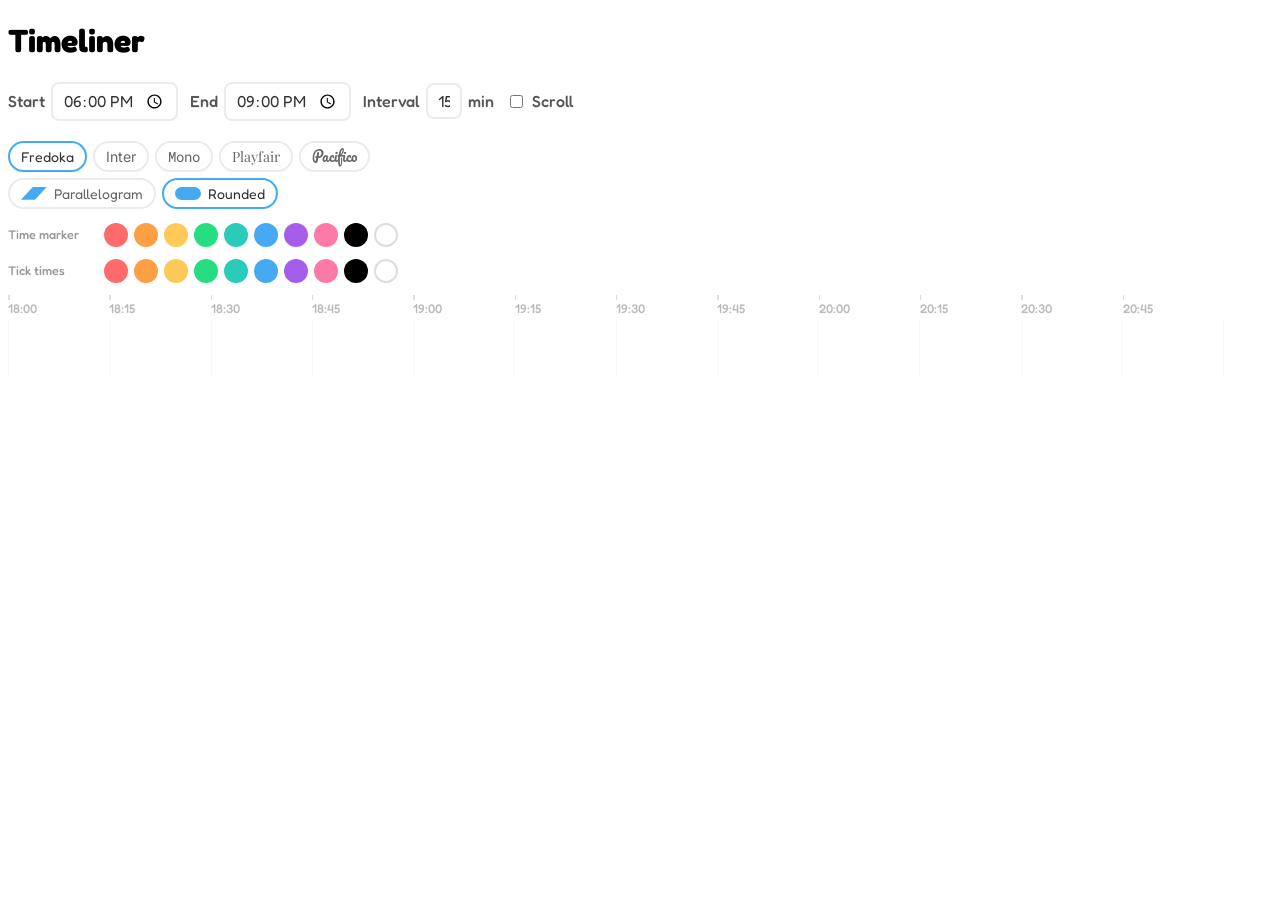
<file: index.html>
<!DOCTYPE html>
<html lang="en">

<head>
  <meta charset="UTF-8">
  <meta name="viewport" content="width=device-width, initial-scale=1.0">
  <title>Timeliner – Editor</title>
  <link rel="preconnect" href="https://fonts.googleapis.com">
  <link rel="preconnect" href="https://fonts.gstatic.com" crossorigin>
  <link rel="stylesheet"
    href="https://fonts.googleapis.com/css2?family=Fredoka:wght@400;500;600&family=Inter:wght@400;500;600&family=Pacifico&family=Playfair+Display:wght@400;500;600&family=Roboto+Mono:wght@400;500&display=swap">
  <link rel="stylesheet" href="styles.css">
  <style>
    * {
      user-select: none;
    }

    input[type=text],
    input[type=time],
    input[type=number],
    select {
      user-select: text;
    }

    .row-wrap.ghost {
      opacity: 0.35;
    }

    .segment {
      z-index: 1;
      overflow: visible;
      cursor: grab;
    }

    .segment.selected {
      filter: drop-shadow(0 0 0 2.5px rgba(0, 0, 0, 0.45));
      z-index: 200;
    }

    .resize-handle {
      position: absolute;
      top: 0;
      bottom: 0;
      width: 8px;
      cursor: ew-resize;
      z-index: 2;
    }

    .resize-left {
      left: 0;
      border-radius: 8px 0 0 8px;
    }

    .resize-right {
      right: 0;
      border-radius: 0 8px 8px 0;
    }

    .segment input[type=text] {
      width: 100%;
      border: none;
      background: transparent;
      padding: 0 10px;
      font-size: 1rem;
      font-weight: 500;
      font-family: var(--seg-font, 'Fredoka'), sans-serif;
      color: white;
      outline: none;
      min-width: 0;
      pointer-events: none;
    }

    #font-bar {
      display: flex;
      gap: 6px;
      margin-top: 8px;
      margin-bottom: 6px;
      margin-right: 3rem;
      flex-wrap: wrap;
    }

    .font-btn {
      padding: 3px 11px;
      border: 2px solid #ebebeb;
      border-radius: 20px;
      background: white;
      cursor: pointer;
      font-size: 0.88rem;
      color: #666;
      transition: border-color 0.15s, color 0.15s;
      line-height: 1.5;
    }

    .font-btn:hover {
      border-color: #ccc;
      color: #333;
    }

    .font-btn.active {
      border-color: #45AAF2;
      color: #333;
    }

    #shape-bar {
      display: flex;
      gap: 6px;
      margin-top: 6px;
      margin-bottom: 14px;
      margin-right: 3rem;
    }

    .shape-btn {
      padding: 5px 11px;
      border: 2px solid #ebebeb;
      border-radius: 20px;
      background: white;
      cursor: pointer;
      display: flex;
      align-items: center;
      gap: 7px;
      color: #666;
      font-size: 0.88rem;
      transition: border-color 0.15s, color 0.15s;
    }

    .shape-btn:hover {
      border-color: #ccc;
      color: #333;
    }

    .shape-btn.active {
      border-color: #45AAF2;
      color: #333;
    }

    .shape-preview {
      display: inline-block;
      width: 26px;
      height: 13px;
      background: #45AAF2;
      flex-shrink: 0;
    }

    #time-indicator-color-bar,
    #tick-color-bar {
      display: flex;
      gap: 6px;
      margin-top: 6px;
      margin-bottom: 12px;
      margin-right: 3rem;
      align-items: center;
    }

    .time-indicator-color-btn {
      width: 24px;
      height: 24px;
      border-radius: 50%;
      border: 2px solid transparent;
      cursor: pointer;
      transition: border-color 0.15s, transform 0.1s;
      flex-shrink: 0;
    }

    .time-indicator-color-btn:hover {
      transform: scale(1.15);
    }

    .time-indicator-color-btn.active {
      border-color: #333;
      box-shadow: 0 0 0 1px white, 0 0 0 3px #333;
    }

    .segment input::placeholder {
      color: rgba(255, 255, 255, 0.55);
    }

    .dark-text::placeholder {
      color: rgba(0, 0, 0, 0.35);
    }

    .palette {
      position: absolute;
      top: 0;
      left: 0;
      display: flex;
      gap: 6px;
      padding: 8px;
      background: white;
      border: none;
      border-radius: 12px;
      box-shadow: 0 4px 20px rgba(0, 0, 0, 0.12);
      z-index: 100;
      align-items: center;
    }

    .swatch {
      width: 22px;
      height: 22px;
      border-radius: 50%;
      cursor: pointer;
      border: 2px solid transparent;
      flex-shrink: 0;
      transition: transform 0.1s;
    }

    .swatch:hover {
      transform: scale(1.2);
    }

    .swatch.active {
      border-color: #333;
    }

    #grid-wrap {
      overflow-x: auto;
    }

    .tick-labels {
      margin-bottom: 4px;
    }

    .palette-delete {
      cursor: pointer;
      display: flex;
      align-items: center;
      padding: 0 2px;
    }

    .palette-delete img {
      width: 16px;
      height: 16px;
    }

    #setup-form {
      display: flex;
      gap: 12px;
      align-items: center;
      margin-bottom: 20px;
      flex-wrap: wrap;
    }

    #setup-form label {
      display: flex;
      align-items: center;
      gap: 6px;
      font-size: 1rem;
      font-weight: 500;
      color: #555;
    }

    #setup-form input[type=time],
    #setup-form input[type=number] {
      border: 2px solid #ebebeb;
      border-radius: 8px;
      padding: 6px 10px;
      font-size: 1rem;
      font-family: 'Fredoka', sans-serif;
      color: #333;
      outline: none;
      transition: border-color 0.15s;
    }

    #setup-form input:focus {
      border-color: #45AAF2;
    }

    #setup-form input[type=number] {
      -moz-appearance: textfield;
    }

    #setup-form input[type=number]::-webkit-outer-spin-button,
    #setup-form input[type=number]::-webkit-inner-spin-button {
      -webkit-appearance: none;
    }

    .interval-error {
      font-size: 0.82rem;
      color: #e74c3c;
      font-weight: 500;
    }

    #share-line {
      margin-top: 20px;
      display: flex;
      gap: 16px;
    }

    .share-col {
      display: flex;
      flex-direction: column;
      gap: 6px;
      flex: 1;
      min-width: 0;
    }

    .share-header {
      display: flex;
      align-items: center;
      gap: 8px;
    }

    .share-label {
      font-size: 0.9rem;
      font-weight: 600;
      color: #333;
    }

    .share-col input {
      width: 100%;
      border: 2px solid #ebebeb;
      border-radius: 8px;
      padding: 6px 10px;
      font-size: 0.85rem;
      font-family: 'Fredoka', sans-serif;
      color: #111;
      outline: none;
      background: #fafafa;
      box-sizing: border-box;
    }

    .copy-btn {
      background: none;
      border: 2px solid #ebebeb;
      border-radius: 8px;
      padding: 6px 8px;
      cursor: pointer;
      display: flex;
      align-items: center;
      transition: border-color 0.15s;
    }

    .copy-btn:hover {
      border-color: #45AAF2;
    }

    .copy-btn img {
      width: 14px;
      height: 14px;
      filter: invert(60%);
    }

    @keyframes flash-green {

      0%,
      60% {
        filter: invert(60%) sepia(1) saturate(4) hue-rotate(90deg);
      }

      100% {
        filter: invert(60%);
      }
    }

    .copy-btn.copied img {
      animation: flash-green 0.5s ease-out forwards;
    }
  </style>
</head>

<body>
  <h1>Timeliner</h1>

  <form id="setup-form">
    <label>Start <input type="time" id="input-start" required></label>
    <label>End <input type="time" id="input-end" required></label>
    <label>Interval <input type="number" id="input-interval" value="15" min="1" max="240" style="width:4ch">
      min</label>
    <label><input type="checkbox" id="input-scroll-mode"> Scroll</label>
    <label id="scroll-window-label" style="display:none">
      Window <input type="number" id="input-scroll-window" value="60" min="1" max="1440" step="1" style="width:4ch"> min
    </label>
    <span id="interval-error" class="interval-error"></span>
  </form>

  <div id="font-bar"></div>
  <div id="shape-bar"></div>
  <div id="time-indicator-color-bar"></div>
  <div id="tick-color-bar"></div>
  <div id="grid-wrap">
    <div id="zoom-inner">
      <div id="tick-labels" class="tick-labels"></div>
      <div id="grid"></div>
      <div id="time-indicator"></div>
    </div>
  </div>

  <div id="share-line" style="display:none">
    <div class="share-col">
      <div class="share-header">
        <span class="share-label">Link</span>
        <button class="copy-btn" data-target="share-url" title="Copy link"><img src="icons/copy.svg"></button>
      </div>
      <input type="text" id="share-url" readonly>
    </div>
    <div class="share-col">
      <div class="share-header">
        <span class="share-label">Embed</span>
        <button class="copy-btn" data-target="share-iframe" title="Copy iframe"><img src="icons/copy.svg"></button>
      </div>
      <input type="text" id="share-iframe" readonly>
    </div>
  </div>

  <script src="shared.js"></script>
  <script>
    const COLORS = ['#FF6B6B', '#FF9F43', '#FECA57', '#26de81', '#2BCBBA', '#45AAF2', '#A55EEA', '#FD79A8', '#000000', '#FFFFFF'];
    const FONTS = [
      {name: 'Fredoka', label: 'Fredoka'},
      {name: 'Inter', label: 'Inter'},
      {name: 'Roboto Mono', label: 'Mono'},
      {name: 'Playfair Display', label: 'Playfair'},
      {name: 'Pacifico', label: 'Pacifico'},
    ];
    const SHAPES = [
      {name: 'parallelogram', label: 'Parallelogram', borderRadius: '0', clipPath: 'polygon(12px 0, 100% 0, calc(100% - 12px) 100%, 0 100%)'},
      {name: 'rounded', label: 'Rounded', borderRadius: '8px', clipPath: 'none'},
    ];

    let config = null;
    let rows = [];
    let cellCount = 0;
    let selectedFont = 'Fredoka';
    let selectedShape = 'rounded';
    let selectedIndicatorColor = '#ff4757';
    let selectedTickColor = '#bbbbbb';

    let drag = null;
    let pendingEl = null;
    let moveDrag = null;
    let resizeDrag = null;

    let scrollMode = false;
    let scrollWindow = 3600;
    let zoomLevel = 1;

    let selectedKey = null;

    function getSegmentEl(ri, si) {
      const rowEl = document.querySelector(`.row-wrap[data-ri="${ri}"]`);
      return rowEl ? rowEl.querySelectorAll('.segment')[si] : null;
    }
    function selectSegment(ri, si) {
      deselectSegment();
      selectedKey = {ri, si};
      const el = getSegmentEl(ri, si);
      if (!el) return;
      el.classList.add('selected');
      closePalettes();
      const pal = buildPalette(ri, si, rows[ri].segments[si]);
      const gridWrap = document.getElementById('grid-wrap');
      gridWrap.appendChild(pal);
      const segRect = el.getBoundingClientRect();
      const wrapRect = gridWrap.getBoundingClientRect();
      const scrollLeft = gridWrap.scrollLeft;
      pal.style.top = (segRect.bottom - wrapRect.top + 6) + 'px';
      pal.style.left = (segRect.left - wrapRect.left + scrollLeft) + 'px';
      const r = pal.getBoundingClientRect();
      const overflow = r.right - window.innerWidth + 8;
      if (overflow > 0) pal.style.left = (segRect.left - wrapRect.left + scrollLeft - overflow) + 'px';
      el.querySelector('input').focus();
    }
    function deselectSegment() {
      if (!selectedKey) return;
      const el = getSegmentEl(selectedKey.ri, selectedKey.si);
      if (el) {el.classList.remove('selected'); closePalettes(); el.querySelector('input').blur();}
      selectedKey = null;
    }

    function applyFont(fontName) {
      selectedFont = fontName;
      document.documentElement.style.setProperty('--seg-font', `'${fontName}'`);
      document.querySelectorAll('.font-btn').forEach(btn => {
        btn.classList.toggle('active', btn.dataset.font === fontName);
      });
      updateShare();
    }

    function buildFontBar() {
      const bar = document.getElementById('font-bar');
      bar.innerHTML = '';
      FONTS.forEach(f => {
        const btn = document.createElement('button');
        btn.className = 'font-btn' + (f.name === selectedFont ? ' active' : '');
        btn.dataset.font = f.name;
        btn.textContent = f.label;
        btn.style.fontFamily = `'${f.name}', sans-serif`;
        btn.addEventListener('click', () => applyFont(f.name));
        bar.appendChild(btn);
      });
    }

    function applyShape(shapeName) {
      selectedShape = shapeName;
      document.querySelectorAll('.shape-btn').forEach(btn => {
        btn.classList.toggle('active', btn.dataset.shape === shapeName);
      });
      if (cellCount > 0) renderAllRows();
      updateShare();
    }

    function buildShapeBar() {
      const bar = document.getElementById('shape-bar');
      bar.innerHTML = '';
      SHAPES.forEach(s => {
        const btn = document.createElement('button');
        btn.className = 'shape-btn' + (s.name === selectedShape ? ' active' : '');
        btn.dataset.shape = s.name;
        const preview = document.createElement('span');
        preview.className = 'shape-preview';
        preview.style.borderRadius = s.borderRadius;
        preview.style.clipPath = s.clipPath;
        btn.appendChild(preview);
        btn.appendChild(document.createTextNode(s.label));
        btn.addEventListener('click', () => applyShape(s.name));
        bar.appendChild(btn);
      });
    }

    function applyIndicatorColor(color) {
      selectedIndicatorColor = color;
      document.getElementById('time-indicator').style.background = color;
      document.querySelectorAll('.time-indicator-color-btn').forEach(btn => {
        btn.classList.toggle('active', btn.dataset.color === color);
      });
      updateShare();
    }

    function applyTickColor(color) {
      selectedTickColor = color;
      document.documentElement.style.setProperty('--tick-color', color);
      document.querySelectorAll('.tick-color-btn').forEach(btn => {
        btn.classList.toggle('active', btn.dataset.color === color);
      });
      updateShare();
    }

    function buildTickColorBar() {
      const bar = document.getElementById('tick-color-bar');
      bar.innerHTML = '<span style="font-size: 0.78rem; color: #999; font-weight: 500; width: 90px; flex-shrink: 0;">Tick times</span>';
      COLORS.forEach(c => {
        const btn = document.createElement('button');
        btn.className = 'time-indicator-color-btn tick-color-btn' + (c === selectedTickColor ? ' active' : '');
        btn.dataset.color = c;
        btn.style.background = c;
        if (c === '#FFFFFF') btn.style.borderColor = '#ddd';
        btn.addEventListener('click', () => applyTickColor(c));
        bar.appendChild(btn);
      });
    }

    function buildIndicatorColorBar() {
      const bar = document.getElementById('time-indicator-color-bar');
      bar.innerHTML = '<span style="font-size: 0.78rem; color: #999; font-weight: 500; width: 90px; flex-shrink: 0;">Time marker</span>';
      COLORS.forEach(c => {
        const btn = document.createElement('button');
        btn.className = 'time-indicator-color-btn' + (c === selectedIndicatorColor ? ' active' : '');
        btn.dataset.color = c;
        btn.style.background = c;
        if (c === '#FFFFFF') btn.style.borderColor = '#ddd';
        btn.addEventListener('click', () => applyIndicatorColor(c));
        bar.appendChild(btn);
      });
    }

    function encodeState() {return btoa(JSON.stringify({...config, font: selectedFont, shape: selectedShape, indicatorColor: selectedIndicatorColor, tickColor: selectedTickColor, scrollMode, scrollWindow, rows}));}
    function viewURL() {return location.href.replace(/\/[^/]*$/, '/view.html') + '#' + encodeState();}

    function getCellIndex(rowEl, clientX) {
      const rect = rowEl.getBoundingClientRect();
      return Math.max(0, Math.min(cellCount - 1, Math.floor((clientX - rect.left) / rect.width * cellCount)));
    }

    function updateShare() {
      const hasAny = rows.some(r => r.segments.length > 0);
      document.getElementById('share-line').style.display = hasAny ? 'flex' : 'none';
      if (hasAny) {
        const url = viewURL();
        document.getElementById('share-url').value = url;
        document.getElementById('share-iframe').value = `<iframe src="${url}" width="100%" height="100%" frameborder="0"></iframe>`;
      }
    }

    function closePalettes() {
      document.querySelectorAll('.palette').forEach(p => p.remove());
    }

    // palette
    function buildPalette(ri, si, seg) {
      const pal = document.createElement('div');
      pal.className = 'palette';
      COLORS.forEach(c => {
        const sw = document.createElement('div');
        sw.className = 'swatch' + (seg.color === c ? ' active' : '');
        sw.style.background = c;
        if (c === '#FFFFFF') sw.style.borderColor = '#ddd';
        sw.addEventListener('mousedown', ev => {
          ev.stopPropagation();
          rows[ri].segments[si].color = c;
          renderAllRows();
          updateShare();
          selectSegment(ri, si);
        });
        pal.appendChild(sw);
      });
      const del = document.createElement('div');
      del.className = 'palette-delete';
      del.innerHTML = '<img src="icons/trash.svg">';
      del.addEventListener('mousedown', ev => {
        ev.stopPropagation();
        closePalettes();
        rows[ri].segments.splice(si, 1);
        if (!rows[ri].segments.length) rows.splice(ri, 1);
        renderAllRows();
        updateShare();
      });
      pal.appendChild(del);
      return pal;
    }

    // segment
    function createSegmentEl(seg, ri, si) {
      const el = document.createElement('div');
      el.className = 'segment';
      const from = Math.min(seg.from, seg.to);
      const to = Math.max(seg.from, seg.to);
      el.style.left = (from / cellCount * 100) + '%';
      el.style.width = ((to - from + 1) / cellCount * 100) + '%';
      el.style.background = seg.color;
      const shape = SHAPES.find(s => s.name === selectedShape) ?? SHAPES[1];
      el.style.borderRadius = shape.borderRadius;
      el.style.clipPath = shape.clipPath;

      const input = document.createElement('input');
      input.type = 'text';
      input.value = seg.label || '';
      input.placeholder = 'Name';
      if (needsDarkText(seg.color)) {input.style.color = '#111'; input.classList.add('dark-text');}
      input.addEventListener('input', () => {rows[ri].segments[si].label = input.value; updateShare();});
      input.addEventListener('keydown', e => {
        if (e.key === 'Enter') {deselectSegment(); return;}
        if (e.key === 'Delete' && !e.shiftKey) {
          e.preventDefault();
          closePalettes();
          selectedKey = null;
          rows[ri].segments.splice(si, 1);
          if (!rows[ri].segments.length) rows.splice(ri, 1);
          renderAllRows();
          updateShare();
          return;
        }
        if (e.key === 'Backspace' && input.value === '') {
          e.preventDefault();
          closePalettes();
          selectedKey = null;
          rows[ri].segments.splice(si, 1);
          if (!rows[ri].segments.length) rows.splice(ri, 1);
          renderAllRows();
          updateShare();
        }
      });
      el.appendChild(input);

      ['left', 'right'].forEach(edge => {
        const handle = document.createElement('div');
        handle.className = `resize-handle resize-${edge}`;
        handle.addEventListener('mousedown', e => {
          e.stopPropagation();
          e.preventDefault();
          selectSegment(ri, si);
          const seg = rows[ri].segments[si];
          const from = Math.min(seg.from, seg.to);
          const to = Math.max(seg.from, seg.to);
          const rowEl = document.querySelector(`.row-wrap[data-ri="${ri}"]`);
          resizeDrag = {
            ri, si, edge, el, rowEl,
            fixed: edge === 'left' ? to : from,
            previewFrom: from, previewTo: to
          };
        });
        el.appendChild(handle);
      });

      el.addEventListener('mousedown', e => {
        e.stopPropagation();
        e.preventDefault();
        selectSegment(ri, si);
        const seg = rows[ri].segments[si];
        const from = Math.min(seg.from, seg.to);
        const to = Math.max(seg.from, seg.to);
        const rowEl = document.querySelector(`.row-wrap[data-ri="${ri}"]`);
        const clickCell = getCellIndex(rowEl, e.clientX);
        moveDrag = {
          ri, si, from, to,
          len: to - from,
          cellOffset: Math.max(0, clickCell - from),
          el, rowEl,
          previewFrom: from, previewTo: to,
          moved: false
        };
      });

      return el;
    }

    // row
    function createRowEl(ri, isGhost) {
      const wrap = document.createElement('div');
      wrap.className = 'row-wrap' + (isGhost ? ' ghost' : '');
      wrap.dataset.ri = ri;

      wrap.appendChild(buildRowBackground(cellCount));

      wrap.addEventListener('mousedown', e => {
        if (e.target.closest('.segment')) return;
        e.preventDefault();
        closePalettes();

        let rowIndex = ri;
        if (isGhost) {
          rows.push({segments: []});
          rowIndex = rows.length - 1;
          renderAllRows();
        }

        const rowEl = document.querySelector(`.row-wrap[data-ri="${rowIndex}"]`);
        const ci = getCellIndex(rowEl, e.clientX);
        drag = {rowIndex, from: ci, to: ci};

        pendingEl = document.createElement('div');
        pendingEl.className = 'segment';
        pendingEl.style.background = COLORS[0];
        pendingEl.style.opacity = '0.6';
        const pendingShape = SHAPES.find(s => s.name === selectedShape) ?? SHAPES[1];
        pendingEl.style.borderRadius = pendingShape.borderRadius;
        pendingEl.style.clipPath = pendingShape.clipPath;
        rowEl.appendChild(pendingEl);
        updatePendingEl(rowEl);
      });

      return wrap;
    }

    function updatePendingEl(rowEl) {
      if (!drag || !pendingEl) return;
      const from = Math.min(drag.from, drag.to);
      const to = Math.max(drag.from, drag.to);
      pendingEl.style.left = (from / cellCount * 100) + '%';
      pendingEl.style.width = ((to - from + 1) / cellCount * 100) + '%';
    }

    function renderAllRows() {
      const grid = document.getElementById('grid');
      grid.innerHTML = '';
      rows.forEach((row, ri) => {
        const wrap = createRowEl(ri, false);
        row.segments.forEach((seg, si) => wrap.appendChild(createSegmentEl(seg, ri, si)));
        grid.appendChild(wrap);
      });
      grid.appendChild(createRowEl(rows.length, true));
    }

    document.addEventListener('mousemove', e => {
      if (resizeDrag) {
        const currentCell = getCellIndex(resizeDrag.rowEl, e.clientX);
        const newFrom = Math.max(0, Math.min(cellCount - 1, resizeDrag.edge === 'left' ? Math.min(currentCell, resizeDrag.fixed) : resizeDrag.fixed));
        const newTo = Math.max(0, Math.min(cellCount - 1, resizeDrag.edge === 'right' ? Math.max(currentCell, resizeDrag.fixed) : resizeDrag.fixed));
        resizeDrag.previewFrom = newFrom;
        resizeDrag.previewTo = newTo;
        resizeDrag.el.style.left = (newFrom / cellCount * 100) + '%';
        resizeDrag.el.style.width = ((newTo - newFrom + 1) / cellCount * 100) + '%';
        document.body.style.cursor = 'ew-resize';
        return;
      }
      if (moveDrag) {
        const currentCell = getCellIndex(moveDrag.rowEl, e.clientX);
        let newFrom = currentCell - moveDrag.cellOffset;
        newFrom = Math.max(0, Math.min(cellCount - 1 - moveDrag.len, newFrom));
        const newTo = newFrom + moveDrag.len;
        if (newFrom !== moveDrag.previewFrom || newTo !== moveDrag.previewTo) {
          if (!moveDrag.moved) {
            moveDrag.moved = true;
            closePalettes();
            document.body.style.cursor = 'grabbing';
          }
          moveDrag.previewFrom = newFrom;
          moveDrag.previewTo = newTo;
          moveDrag.el.style.left = (newFrom / cellCount * 100) + '%';
          moveDrag.el.style.width = ((newTo - newFrom + 1) / cellCount * 100) + '%';
        }
      }
      if (!drag) return;
      const rowEl = document.querySelector(`.row-wrap[data-ri="${drag.rowIndex}"]`);
      if (!rowEl) return;
      drag.to = getCellIndex(rowEl, e.clientX);
      updatePendingEl(rowEl);
    });

    document.addEventListener('mouseup', () => {
      if (resizeDrag) {
        rows[resizeDrag.ri].segments[resizeDrag.si].from = resizeDrag.previewFrom;
        rows[resizeDrag.ri].segments[resizeDrag.si].to = resizeDrag.previewTo;
        document.body.style.cursor = '';
        renderAllRows();
        updateShare();
        selectSegment(resizeDrag.ri, resizeDrag.si);
        resizeDrag = null;
        return;
      }
      if (moveDrag) {
        if (moveDrag.moved) {
          rows[moveDrag.ri].segments[moveDrag.si].from = moveDrag.previewFrom;
          rows[moveDrag.ri].segments[moveDrag.si].to = moveDrag.previewTo;
          document.body.style.cursor = '';
          renderAllRows();
          updateShare();
          selectSegment(moveDrag.ri, moveDrag.si);
        }
        moveDrag = null;
        return;
      }
      if (!drag) return;
      if (pendingEl) {pendingEl.remove(); pendingEl = null;}
      const from = Math.min(drag.from, drag.to);
      const to = Math.max(drag.from, drag.to);
      const ri = drag.rowIndex;
      rows[ri].segments.push({from, to, label: '', color: COLORS[0]});
      const si = rows[ri].segments.length - 1;
      drag = null;
      renderAllRows();
      updateShare();
      selectSegment(ri, si);
    });

    document.addEventListener('mousedown', e => {
      if (!e.target.closest('.palette') && !e.target.closest('.segment')) deselectSegment();
    });

    function buildGrid() {
      cellCount = Math.floor(spanDuration(config.start, config.end) / config.interval);
      if (cellCount <= 0) return;

      buildTickLabels(document.getElementById('tick-labels'), config.start, cellCount, config.interval);

      renderAllRows();
      tickIndicator();
    }

    function tickIndicator() {
      if (!config) return;
      updateTimeIndicator(document.getElementById('time-indicator'), config.start, config.end, nowSeconds());
    }
    setInterval(tickIndicator, 10);

    document.getElementById('setup-form').addEventListener('submit', e => e.preventDefault());

    function resizeIntervalInput() {
      const el = document.getElementById('input-interval');
      el.style.width = Math.max(4, (el.value || '').length + 2) + 'ch';
    }

    function setIntervalError(msg) {
      document.getElementById('interval-error').textContent = msg;
    }

    function applyConfig() {
      const startStr = document.getElementById('input-start').value;
      const endStr = document.getElementById('input-end').value;
      const intervalEl = document.getElementById('input-interval');
      let intervalMin = parseInt(intervalEl.value);
      setIntervalError('');
      if (!startStr || !endStr || startStr === endStr) return;
      if (!intervalMin || isNaN(intervalMin) || intervalMin < 1) {
        intervalMin = 15;
        intervalEl.value = 15;
        resizeIntervalInput();
      }
      const startSec = timeToSeconds(startStr);
      const endSec = timeToSeconds(endStr);
      const intervalSec = intervalMin * 60;
      const duration = spanDuration(startSec, endSec);
      if (intervalSec >= duration) {
        setIntervalError(`Interval must be less than ${Math.floor(duration / 60)} min`);
        return;
      }
      config = {start: startSec, end: endSec, interval: intervalSec};
      rows = [];
      zoomLevel = 1;
      document.getElementById('zoom-inner').style.width = '100%';
      buildGrid();
      updateShare();
    }

    document.getElementById('input-interval').addEventListener('focus', e => {e.target.value = ''; resizeIntervalInput();});
    document.getElementById('input-interval').addEventListener('input', resizeIntervalInput);
    document.getElementById('input-interval').addEventListener('keydown', e => {
      if (e.key === 'Enter') {e.preventDefault(); applyConfig(); e.target.blur();}
    });
    document.getElementById('input-scroll-mode').addEventListener('change', e => {
      scrollMode = e.target.checked;
      document.getElementById('scroll-window-label').style.display = scrollMode ? '' : 'none';
      updateShare();
    });
    document.getElementById('input-scroll-window').addEventListener('input', e => {
      const val = parseInt(e.target.value);
      if (val >= 1) {scrollWindow = val * 60; updateShare();}
    });

    ['input-start', 'input-end', 'input-interval'].forEach(id =>
      document.getElementById(id).addEventListener('change', applyConfig)
    );

    document.getElementById('grid-wrap').addEventListener('wheel', e => {
      if (!config) return;
      e.preventDefault();
      const wrap = document.getElementById('grid-wrap');
      const inner = document.getElementById('zoom-inner');
      const factor = e.deltaY < 0 ? 1.15 : 1 / 1.15;
      const wrapLeft = wrap.getBoundingClientRect().left;
      const cursorX = e.clientX - wrapLeft + wrap.scrollLeft;
      const ratio = cursorX / inner.offsetWidth;
      zoomLevel = Math.max(1, Math.min(20, zoomLevel * factor));
      inner.style.width = (zoomLevel * 100) + '%';
      wrap.scrollLeft = ratio * inner.offsetWidth - (e.clientX - wrapLeft);
    }, {passive: false});

    const saved = decodeState(location.hash);
    if (saved) {
      config = {start: saved.start, end: saved.end, interval: saved.interval};
      rows = saved.rows || [];
      selectedFont = saved.font || 'Fredoka';
      selectedShape = saved.shape || 'rounded';
      selectedIndicatorColor = saved.indicatorColor || '#ff4757';
      selectedTickColor = saved.tickColor || '#bbbbbb';
      scrollMode = !!saved.scrollMode;
      scrollWindow = saved.scrollWindow || 3600;
      document.getElementById('input-scroll-mode').checked = scrollMode;
      document.getElementById('input-scroll-window').value = scrollWindow / 60;
      document.getElementById('scroll-window-label').style.display = scrollMode ? '' : 'none';
      document.getElementById('input-start').value = secondsToTimeString(config.start);
      document.getElementById('input-end').value = secondsToTimeString(config.end);
      document.getElementById('input-interval').value = config.interval / 60;
      resizeIntervalInput();
    } else {
      const startH = (new Date().getHours() + 1) % 24;
      const startSec = 86400 + startH * 3600;
      const endSec = Math.min(startSec + 3 * 3600, 86400 + 23 * 3600 + 59 * 60);
      document.getElementById('input-start').value = secondsToTimeString(startSec);
      document.getElementById('input-end').value = secondsToTimeString(endSec);
      config = {start: startSec, end: endSec, interval: 900};
      resizeIntervalInput();
    }
    applyFont(selectedFont);
    buildFontBar();
    applyShape(selectedShape);
    buildShapeBar();
    applyIndicatorColor(selectedIndicatorColor);
    buildIndicatorColorBar();
    applyTickColor(selectedTickColor);
    buildTickColorBar();
    buildGrid();
    updateShare();

    document.querySelectorAll('.copy-btn').forEach(btn => {
      btn.addEventListener('click', () => {
        const val = document.getElementById(btn.dataset.target).value;
        navigator.clipboard.writeText(val).then(() => {
          btn.classList.remove('copied');
          void btn.offsetWidth;
          btn.classList.add('copied');
        });
      });
    });
  </script>
</body>

</html>
</file>
<file: styles.css>
* {
  font-family: 'Fredoka', sans-serif;
  box-sizing: border-box;
}

#grid-wrap {
  position: relative;
  margin-right: 3rem;
}

.row-wrap {
  position: relative;
  height: 56px;
}

.row-grid {
  position: absolute;
  inset: 0;
  display: flex;
  pointer-events: none;
}

.cell-bg {
  flex: 1;
  border-right: 1.5px solid #ebebeb;
}

.cell-bg:first-child {
  border-left: 1.5px solid #ebebeb;
}

.segment {
  position: absolute;
  top: 8px;
  bottom: 8px;
  border-radius: var(--seg-radius, 8px);
  display: flex;
  align-items: center;
}

#time-indicator {
  position: absolute;
  top: 0;
  bottom: 0;
  width: 3px;
  background: #ff4757;
  border-radius: 2px;
  pointer-events: none;
  transform: translateX(-50%);
  z-index: 9999;
  display: none;
}

.tick-labels {
  display: flex;
  position: relative;
}

.tick-label {
  flex: 1;
  font-size: 0.78rem;
  color: var(--tick-color, #bbb);
  font-family: var(--seg-font, 'Fredoka'), sans-serif;
  white-space: nowrap;
  overflow: visible;
  padding-top: 6px;
  position: relative;
  font-weight: 500;
}

.tick-label::before {
  content: '';
  position: absolute;
  top: 0;
  left: 0;
  width: 1.5px;
  height: 5px;
  background: #ddd;
}

.tick-label-end {
  position: absolute;
  left: 100%;
}

.tick-label-end::before {
  left: 0;
}

#scroll-inner,
#zoom-inner {
  position: relative;
  width: 100%;
}

#grid-wrap.scroll-mode {
  overflow: hidden;
}
</file>
